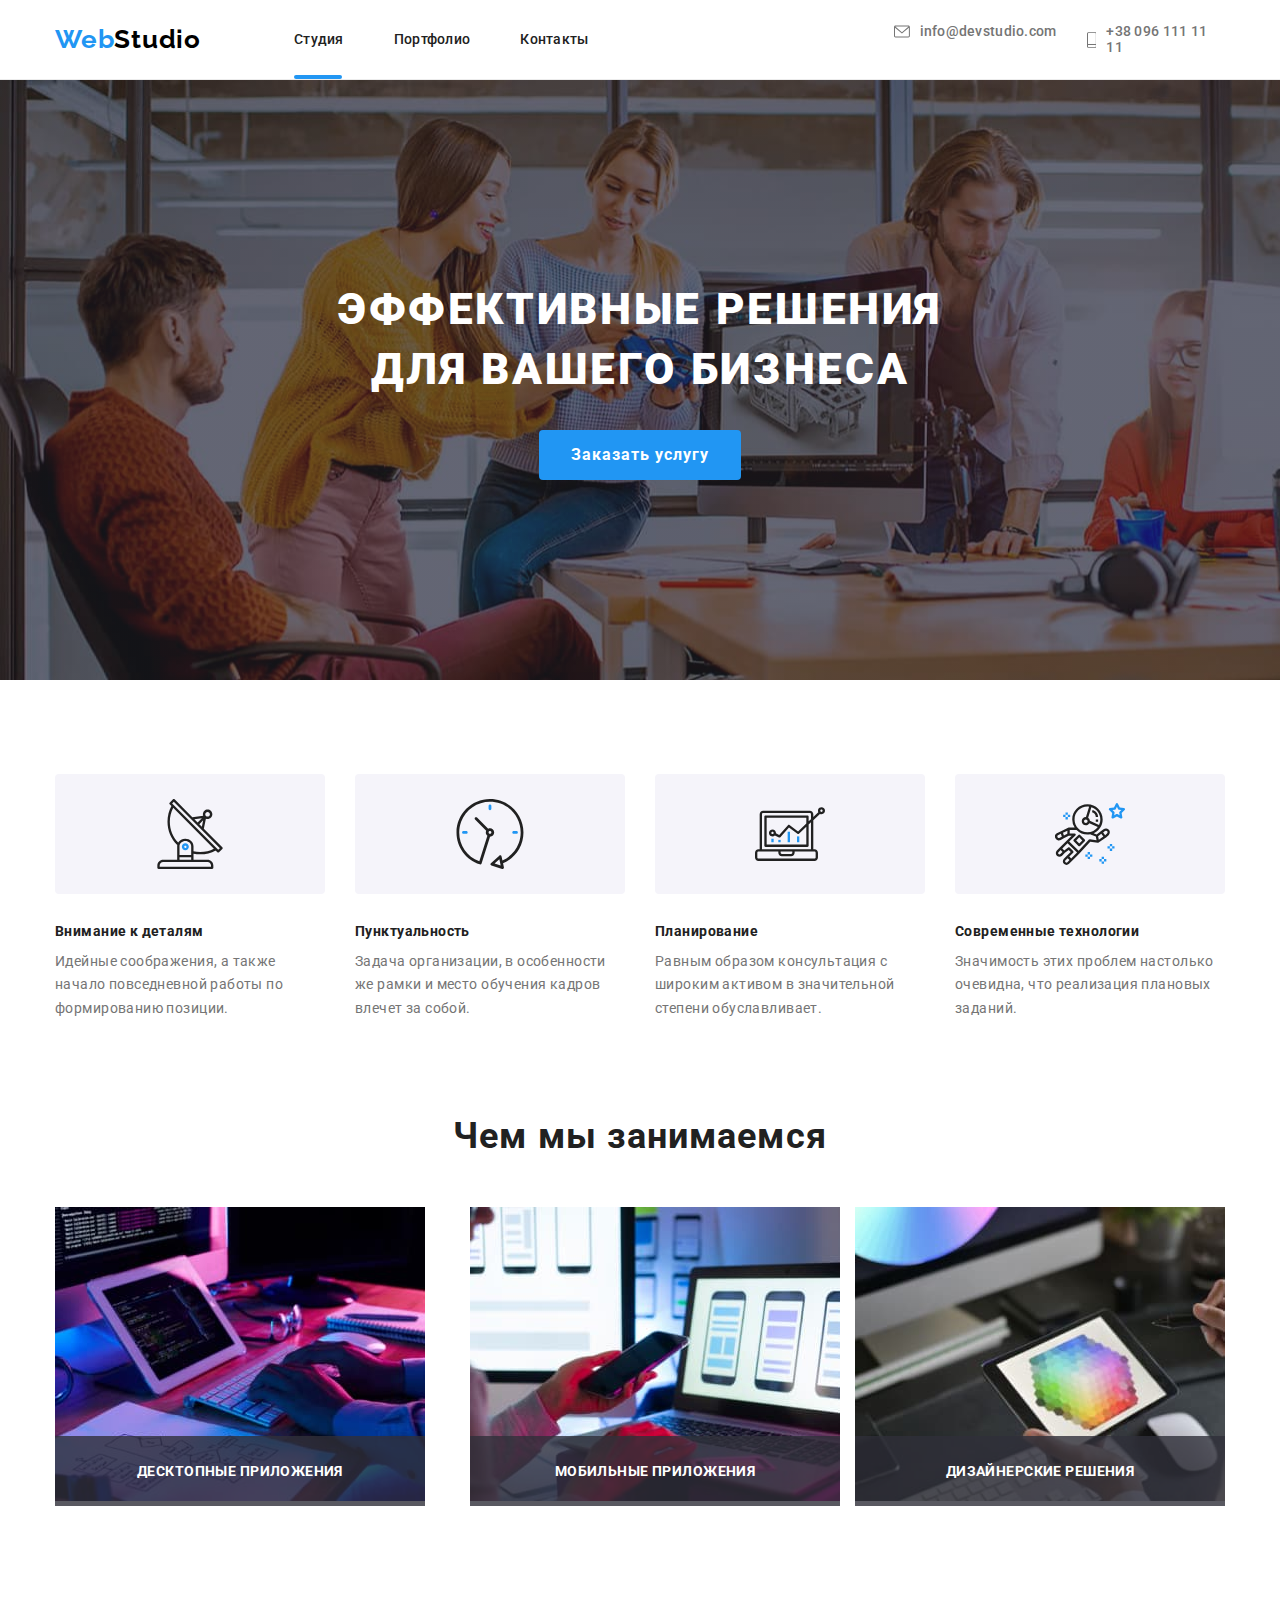
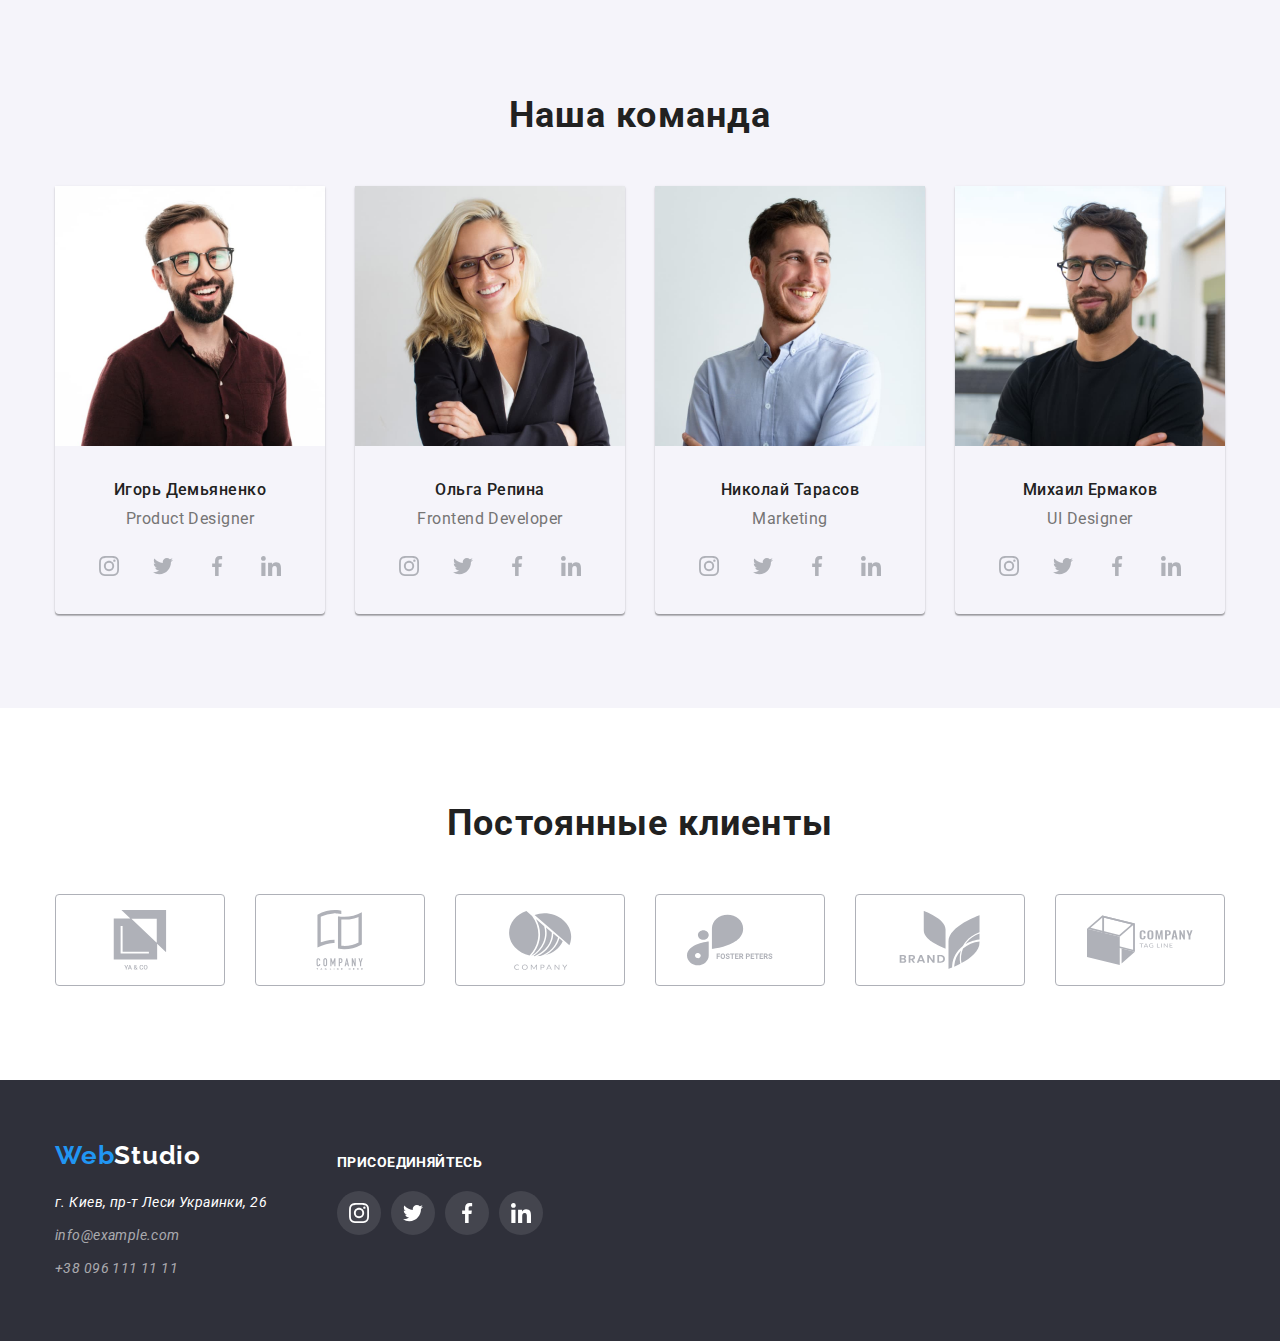
<file: index.html>
<!DOCTYPE html>
<html lang="ru">
  <head>
    <meta charset="UTF-8" />
    <meta http-equiv="X-UA-Compatible" content="IE=edge" />
    <meta name="viewport" content="width=device-width, initial-scale=1.0" />
    <title>Web-Studio</title>
    <link
      href="https://fonts.googleapis.com/css2?family=Raleway:wght@700&family=Roboto:wght@400;500;700;900&display=swap"
      rel="stylesheet"
    />
    <link
      rel="stylesheet"
      href="https://cdnjs.cloudflare.com/ajax/libs/modern-normalize/1.1.0/modern-normalize.min.css"
    />
    <link rel="stylesheet" href="./css/styles-index.css" />
  </head>
  <body>
    <header class="header-wraper">
      <div class="container header-container">
        <a class="logo" href="./index.html">
        <span class="logo-child">Web</span>Studio</a>
        <nav class="main-nav">
          <ul class="site-nav">
            <li class="site-nav-link">
              <a href="./index.html" class="link-nav line">Студия</a>
            </li>
            <li class="site-nav-link">
              <a href="./portfolio.html" class="link-nav">Портфолио</a>
            </li>
            <li class="site-nav-link">
              <a href="" class="link-nav">Контакты</a>
            </li>
          </ul>
        </nav>
          <ul class="site-nav-feedback">
            <li class="site-nav-link-feedback">
              <a href="mailto:info@devstudio.com" class="feedback-link"
                ><svg class="feedback-svg-mail">
                  <use href="./images/icons.svg#icon-mail" >
                  </use>
                </svg>
                info@devstudio.com</a>
              </li>
              <li class="site-nav-link-feedback">
              <a href="tel:+380961111111" class="feedback-link"
                > <svg class="feedback-svg-tel">
                  <use href="./images/icons.svg#icon-tel" >
                  </use>
                </svg>
                +38 096 111 11 11</a>
            </li>
          </ul>
      </div>
    </header>
    <main>
      <section class="hero">
        <div class="container">
          <h1 class="hero-name">ЭФФЕКТИВНЫЕ РЕШЕНИЯ ДЛЯ ВАШЕГО БИЗНЕСА</h1>
          <button type="button" data-modal-open>Заказать услугу</button>
        </div>
      </section>
      <div class="icons-list container">
        <div class="icon-block">
          <svg class="icon">
            <use href="./images/icons.svg#icon-antena"></use>
          </svg>
        </div>
        <div class="icon-block">
          <svg class="icon">
            <use href="./images/icons.svg#icon-clock"></use>
          </svg>
        </div>
        <div class="icon-block">
          <svg class="icon">
            <use href="./images/icons.svg#icon-computer"></use>
          </svg>
        </div>
        <div class="icon-block">
          <svg class="icon">
            <use href="./images/icons.svg#icon-astronaut"></use>
          </svg>
        </div>
      </div>
      <section>
        <div class="container">
          <ul class="title-block">
            <li class="title-text-item">
              <h2 class="title">Внимание к деталям</h2>
              <p class="title-text">
                Идейные соображения, а также начало повседневной работы по
                формированию позиции.
              </p>
            </li>
            <li class="title-text-item">
              <h2 class="title">Пунктуальность</h2>
              <p class="title-text">
                Задача организации, в особенности же рамки и место обучения
                кадров влечет за собой.
              </p>
            </li>
            <li class="title-text-item">
              <h2 class="title">Планирование</h2>
              <p class="title-text">
                Равным образом консультация с широким активом в значительной
                степени обуславливает.
              </p>
            </li>
            <li>
              <h2 class="title">Современные технологии</h2>
              <p class="title-text">
                Значимость этих проблем настолько очевидна, что реализация
                плановых заданий.
              </p>
            </li>
          </ul>
        </div>
      </section>
      <section class="section">
        <div class="container">
          <h2 class="description">Чем мы занимаемся</h2>
          <ul class="description-block">
            <li class="description-img">
              <div class="text-block"><img
                src="./images/computer-work.jpg"
                width="370"
                height="294"
                alt="computer work"
              />
              <p class="text-description">ДЕСКТОПНЫЕ ПРИЛОЖЕНИЯ</p>
            </div>
            </li>
            <div class="text-block">
              <li class="description-img">
                <img
                  src="./images/work-laptop.jpg"
                  width="370"
                  height="294"
                  alt="work on laptop"
                />
                <p class="text-description">МОБИЛЬНЫЕ ПРИЛОЖЕНИЯ</p>
              </li>
            </div>
            <li>
              <div class="text-block"><img
                src="./images/work-tablet.jpg"
                width="370"
                height="294"
                alt="work on tablet"
              />
              <p class="text-description">ДИЗАЙНЕРСКИЕ РЕШЕНИЯ</p>
            </div>
            </li>
          </ul>
        </div>
      </section>
      <section class="section-team">
        <div class="container">
          <h2 class="description">Наша команда</h2>
          <ul class="description-team">
            <li class="description-img-team">
              <img class="team-img"
                src="./images/product-designer.jpg"
                alt="Игорь Демьяненко"
                width="270"
                height="260"
              />
              <h3 class="name">Игорь Демьяненко</h3>
              <p class="job-title">Product Designer</p>
              <ul class="block-social">
                <li>
                  <a
                    class="block-social-icon"
                    href="https://instagram.com/"
                    target="_blank"
                  >
                    <svg width="20px" height="20px">
                      <use href="./images/icons.svg#icon-instagram"></use>
                    </svg>
                  </a>
                </li>
                <li>
                  <a
                    class="block-social-icon"
                    href="https://twitter.com/"
                    target="_blank"
                  >
                    <svg width="20px" height="20px">
                      <use href="./images/icons.svg#icon-twitter"></use>
                    </svg>
                  </a>
                </li>
                <li>
                  <a
                    class="block-social-icon"
                    href="https://facebook.com/"
                    target="_blank"
                  >
                    <svg width="20px" height="20px">
                      <use href="./images/icons.svg#icon-facebook"></use>
                    </svg>
                  </a>
                </li>
                <li>
                  <a
                    class="block-social-icon"
                    href="https://www.linkedin.com/"
                    target="_blank"
                  >
                    <svg width="20px" height="20px">
                      <use href="./images/icons.svg#icon-linkedin"></use>
                    </svg>
                  </a>
                </li>
              </ul>
            </li>
            <li class="description-img-team">
              <img class="team-img"
                src="./images/frontend-developer.jpg"
                alt="Ольга Репина"
                width="270"
                height="260"
              />
              <h3 class="name">Ольга Репина</h3>
              <p class="job-title">Frontend Developer</p>
              <ul class="block-social">
                <li>
                  <a
                    class="block-social-icon"
                    href="https://instagram.com/"
                    target="_blank"
                  >
                    <svg width="20px" height="20px">
                      <use href="./images/icons.svg#icon-instagram"></use>
                    </svg>
                  </a>
                </li>
                <li>
                  <a
                    class="block-social-icon"
                    href="https://twitter.com/"
                    target="_blank"
                  >
                    <svg width="20px" height="20px">
                      <use href="./images/icons.svg#icon-twitter"></use>
                    </svg>
                  </a>
                </li>
                <li>
                  <a
                    class="block-social-icon"
                    href="https://facebook.com/"
                    target="_blank"
                  >
                    <svg width="20px" height="20px">
                      <use href="./images/icons.svg#icon-facebook"></use>
                    </svg>
                  </a>
                </li>
                <li>
                  <a
                    class="block-social-icon"
                    href="https://www.linkedin.com/"
                    target="_blank"
                  >
                    <svg width="20px" height="20px">
                      <use href="./images/icons.svg#icon-linkedin"></use>
                    </svg>
                  </a>
                </li>
              </ul>
            </li>
            <li class="description-img-team">
              <img class="team-img"
                src="./images/marketing.jpg"
                alt="Николай Тарасов"
                width="270"
                height="260"
              />
              <h3 class="name">Николай Тарасов</h3>
              <p class="job-title">Marketing</p>
              <ul class="block-social">
                <li>
                  <a
                    class="block-social-icon"
                    href="https://instagram.com/"
                    target="_blank"
                  >
                    <svg width="20px" height="20px">
                      <use href="./images/icons.svg#icon-instagram"></use>
                    </svg>
                  </a>
                </li>
                <li>
                  <a
                    class="block-social-icon"
                    href="https://twitter.com/"
                    target="_blank"
                  >
                    <svg width="20px" height="20px">
                      <use href="./images/icons.svg#icon-twitter"></use>
                    </svg>
                  </a>
                </li>
                <li>
                  <a
                    class="block-social-icon"
                    href="https://facebook.com/"
                    target="_blank"
                  >
                    <svg width="20px" height="20px">
                      <use href="./images/icons.svg#icon-facebook"></use>
                    </svg>
                  </a>
                </li>
                <li>
                  <a
                    class="block-social-icon"
                    href="https://www.linkedin.com/"
                    target="_blank"
                  >
                    <svg width="20px" height="20px">
                      <use href="./images/icons.svg#icon-linkedin"></use>
                    </svg>
                  </a>
                </li>
              </ul>
            </li>
            <li class="description-img-team">
              <img class="team-img"
                src="./images/ui-designer.jpg"
                alt="Михаил Ермаков"
                width="270"
                height="260"
              />
              <h3 class="name">Михаил Ермаков</h3>
              <p class="job-title">UI Designer</p>
              <ul class="block-social">
                <li>
                  <a
                    class="block-social-icon"
                    href="https://instagram.com/"
                    target="_blank"
                  >
                    <svg width="20px" height="20px">
                      <use href="./images/icons.svg#icon-instagram"></use>
                    </svg>
                  </a>
                </li>
                <li>
                  <a
                    class="block-social-icon"
                    href="https://twitter.com/"
                    target="_blank"
                  >
                    <svg width="20px" height="20px">
                      <use href="./images/icons.svg#icon-twitter"></use>
                    </svg>
                  </a>
                </li>
                <li>
                  <a
                    class="block-social-icon"
                    href="https://facebook.com/"
                    target="_blank"
                  >
                    <svg width="20px" height="20px">
                      <use href="./images/icons.svg#icon-facebook"></use>
                    </svg>
                  </a>
                </li>
                <li>
                  <a
                    class="block-social-icon"
                    href="https://www.linkedin.com/"
                    target="_blank"
                  >
                    <svg width="20px" height="20px">
                      <use href="./images/icons.svg#icon-linkedin"></use>
                    </svg>
                  </a>
                </li>
              </ul>
            </li>
          </ul>
        </div>
      </section>
      <section class="section container">
        <h2 class="description">Постоянные клиенты</h2>
        <ul class="block-client-icon">
          <li class="block-client-icon-link">
            <a class="icon-link" href="http://google.com" target="_blank">
              <svg width="106" height="60">
                <use href="./images/icons.svg#icon-ya-co"></use>
              </svg>
            </a>
          </li>
          <li class="block-client-icon-link">
            <a class="icon-link" href="http://google.com" target="_blank">
              <svg width="106" height="60">
                <use href="./images/icons.svg#icon-tagline-here"></use>
              </svg>
            </a>
          </li>
          <li class="block-client-icon-link">
            <a class="icon-link" href="http://google.com" target="_blank">
              <svg width="106" height="60">
                <use href="./images/icons.svg#icon-company"></use>
              </svg>
            </a>
          </li>
          <li class="block-client-icon-link">
            <a class="icon-link" href="http://google.com" target="_blank">
              <svg width="106" height="60">
                <use href="./images/icons.svg#icon-foster-peters"></use>
              </svg>
            </a>
          </li>
          <li class="block-client-icon-link">
            <a class="icon-link" href="http://google.com" target="_blank">
              <svg width="106" height="60">
                <use href="./images/icons.svg#icon-brand"></use>
              </svg>
            </a>
          </li>
          <li class="block-client-icon-link">
            <a class="icon-link" href="http://google.com" target="_blank">
              <svg width="106" height="60">
                <use href="./images/icons.svg#icon-tag-line"></use>
              </svg>
            </a>
          </li>
        </ul>
      </section>
    </main>
    <footer class="adress">
      <div class="container flex-footer">
        <div>
          <a href="./index.html" class="adress-logo"
            ><span class="logo-child">Web</span>Studio</a
          >
          <address class="adress-flex">
            г. Киев, пр-т Леси Украинки, 26
            <a href="mailto:info@example.com" class="adress-link"
              >info@example.com</a
            >
            <a href="tel:+380961111111" class="adress-link"
              >+38 096 111 11 11</a
            >
          </address>
        </div>
        <ul class="contact-links">
          <h3 class="title-footer-link">ПРИСОЕДИНЯЙТЕСЬ</h3>
          <div class="social-icon-footer">
            <li class="icon-footer-link">
              <a
                class="icon-footer"
                href="https://instagram.com/"
                target="_blank"
              >
                <svg width="20px" height="20px">
                  <use href="./images/icons.svg#icon-instagram"></use>
                </svg>
              </a>
            </li>
            <li class="icon-footer-link">
              <a
                class="icon-footer"
                href="https://twitter.com/"
                target="_blank"
              >
                <svg width="20px" height="20px">
                  <use href="./images/icons.svg#icon-twitter"></use>
                </svg>
              </a>
            </li>
            <li class="icon-footer-link">
              <a
                class="icon-footer"
                href="https://facebook.com/"
                target="_blank"
              >
                <svg width="20px" height="20px">
                  <use href="./images/icons.svg#icon-facebook"></use>
                </svg>
              </a>
            </li>
            <li class="icon-footer-link">
              <a
                class="icon-footer"
                href="https://www.linkedin.com/"
                target="_blank"
              >
                <svg width="20px" height="20px">
                  <use href="./images/icons.svg#icon-linkedin"></use>
                </svg>
              </a>
            </li>
          </div>
        </ul>
      </div>
    </footer>
    <div class="backdrop is-hidden" data-modal>
      <div class="modal">
        <button class="close" data-modal-close>
          <svg class="icon-close">
            <use href="./images/icons.svg#icon-close"></use>
          </svg>
        </button>
      </div>
    </div>
    <script src="./modal.js"></script>
  </body>
</html>
</file>
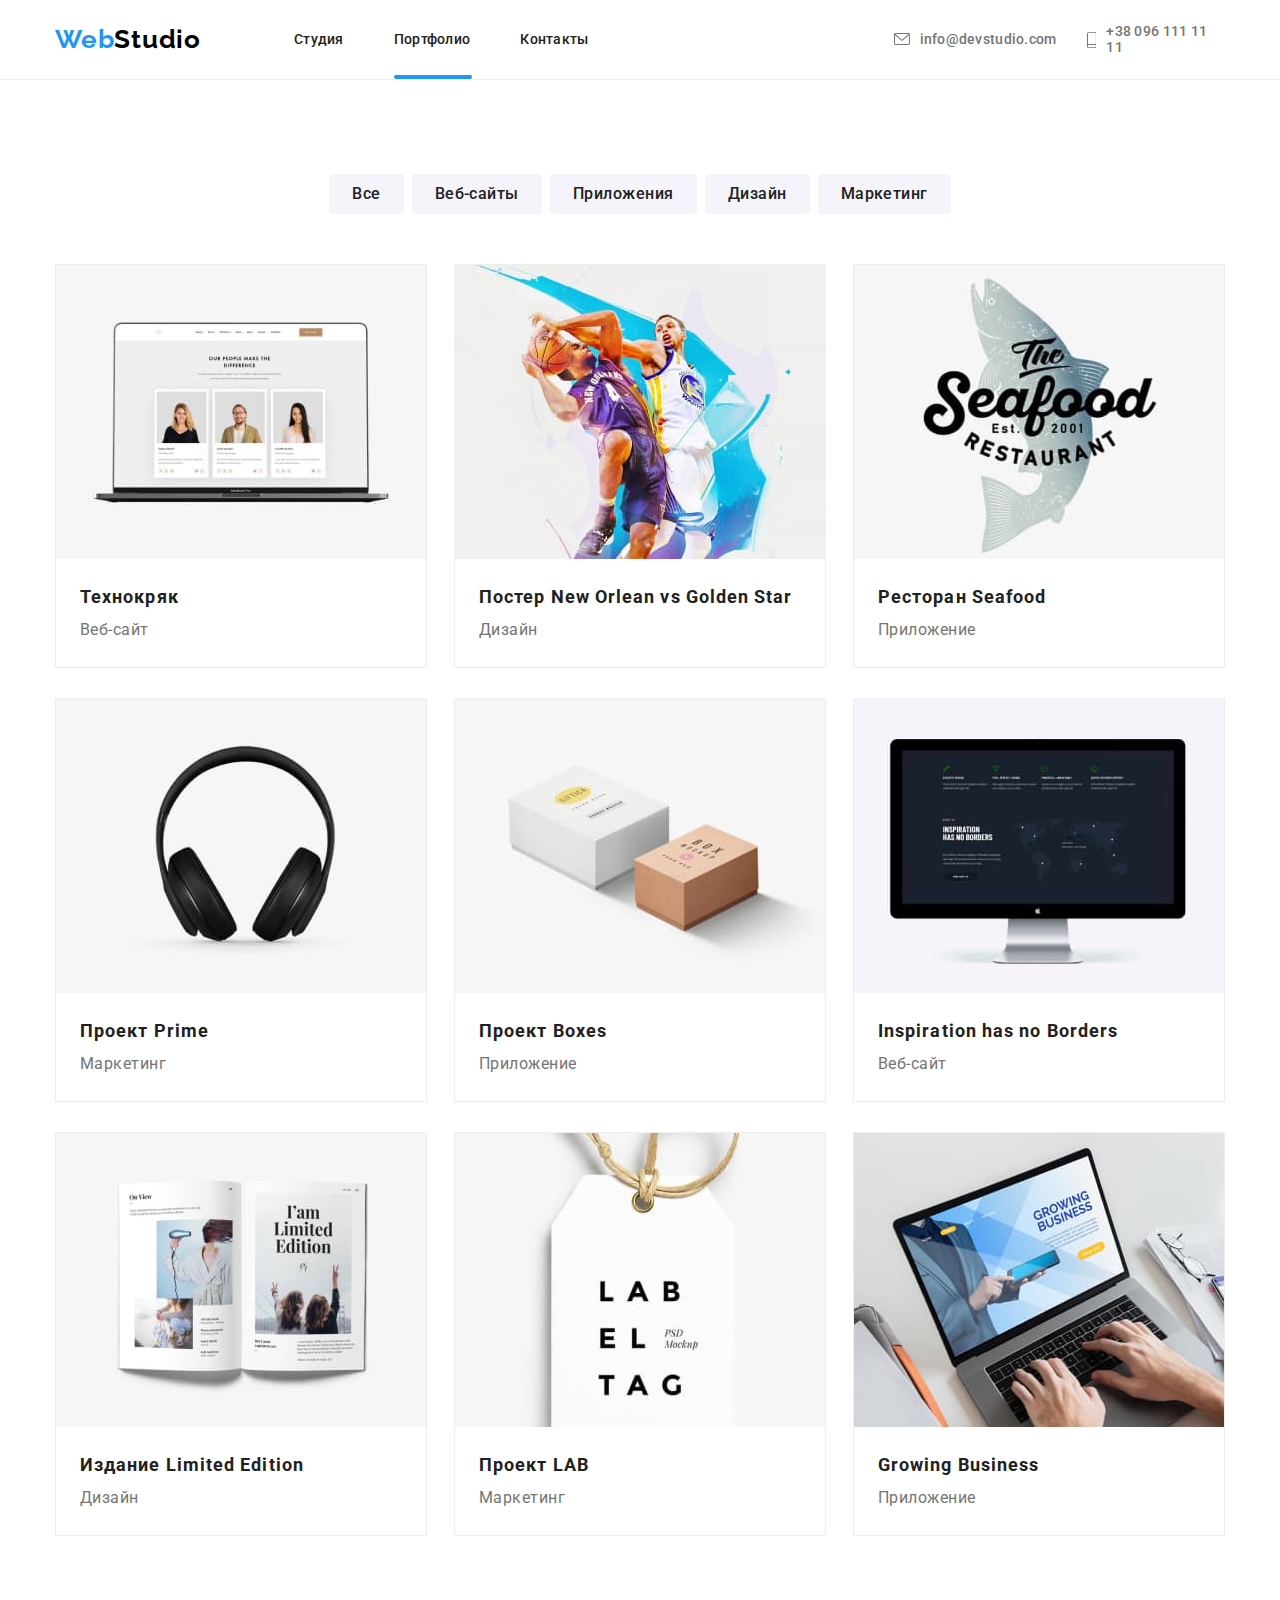
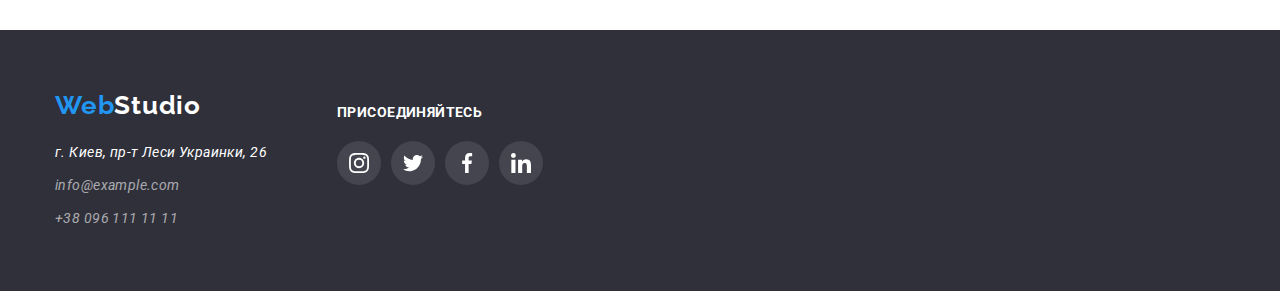
<file: portfolio.html>
<!DOCTYPE html>
<html lang="ru">
  <head>
    <meta charset="UTF-8" />
    <meta http-equiv="X-UA-Compatible" content="IE=edge" />
    <meta name="viewport" content="width=device-width, initial-scale=1.0" />
    <title>Портфолио</title>
    <link
      href="https://fonts.googleapis.com/css2?family=Raleway:wght@700&family=Roboto:wght@400;500;700;900&display=swap"
      rel="stylesheet"
    />
    <link
      rel="stylesheet"
      href="https://cdnjs.cloudflare.com/ajax/libs/modern-normalize/1.1.0/modern-normalize.min.css"
    />
    <link rel="stylesheet" href="./css/styles-portfolio.css" />
  </head>
  <body>
    <header class="header-wraper">
      <div class="container header-container">
        <a class="logo" href="./index.html">
        <span class="logo-child">Web</span>Studio</a>
        <nav class="main-nav">
          <ul class="site-nav">
            <li class="site-nav-link">
              <a href="./index.html" class="link-nav">Студия</a>
            </li>
            <li class="site-nav-link">
              <a href="./portfolio.html" class="link-nav line">Портфолио</a>
            </li>
            <li class="site-nav-link">
              <a href="" class="link-nav">Контакты</a>
            </li>
          </ul>
        </nav>
          <ul class="site-nav-feedback">
            <li class="site-nav-link-feedback">
              <a href="mailto:info@devstudio.com" class="feedback-link"
                ><svg width="16" height="12" class="feedback-svg">
                  <use href="./images/icons.svg#icon-mail" >
                  </use>
                </svg>
                info@devstudio.com</a>
              </li>
              <li class="site-nav-link-feedback">
              <a href="tel:+380961111111" class="feedback-link"
                > <svg width="10" height="16" class="feedback-svg">
                  <use href="./images/icons.svg#icon-tel" >
                  </use>
                </svg>
                +38 096 111 11 11</a>
            </li>
          </ul>
      </div>
    </header>
    <main class="container">
      <section class="section">
        <ul class="buttons">
          <li class="button-li">
            <button type="button">Все</button>
          </li>
          <li class="button-li">
            <button type="button">Веб-сайты</button>
          </li>
          <li class="button-li">
            <button type="button">Приложения</button>
          </li>
          <li class="button-li">
            <button type="button">Дизайн</button>
          </li>
          <li>
            <button type="button">Маркетинг</button>
          </li>
        </ul>
        <ul class="icon-list">
          <li class="icon-discription">
            <div class="card-img">
              <img
              src="./images/technocrack.jpg"
              alt="website on laptop"
              width="370"
              height="294"
            />
            <p class="icon-text">Ресурс предлагает комплексные предложения с разным уровнем функционала и сервисов. Все это позволит посетителю получить исчерпывающие сведения о компании или частном лице.</p>
            </div>
            
            <div class="discription-block">
              <h2 class="name">Технокряк</h2>
              <p class="discription">Веб-сайт</p>
            </div>
          </li>
          <li class="icon-discription">
            <div class="card-img">
              <img
              src="./images/poster-new-orlean-vs-golden-star.jpg"
              alt="boys playing basketball"
              width="370"
              height="294"
            />
            <p class="icon-text">Ресурс предлагает комплексные предложения с разным уровнем функционала и сервисов. Все это позволит посетителю получить исчерпывающие сведения о компании или частном лице.</p>
            </div>
            <div class="discription-block">
              <h2 class="name">Постер New Orlean vs Golden Star</h2>
              <p class="discription">Дизайн</p>
            </div>
          </li>
          <li class="icon-discription">
            <div class="card-img">
              <img
              src="./images/restoraunt-seafood.jpg"
              alt="logo Seafood"
              width="370"
              height="294"
            />
            <p class="icon-text">Ресурс предлагает комплексные предложения с разным уровнем функционала и сервисов. Все это позволит посетителю получить исчерпывающие сведения о компании или частном лице.</p>
            </div>
            <div class="discription-block">
              <h2 class="name">Ресторан Seafood</h2>
              <p class="discription">Приложение</p>
            </div>
          </li>
          <li class="icon-discription">
            <div class="card-img">
              <img
              src="./images/project-prime.jpg"
              alt="headphones"
              width="370"
              height="294"
            />
            <p class="icon-text">Ресурс предлагает комплексные предложения с разным уровнем функционала и сервисов. Все это позволит посетителю получить исчерпывающие сведения о компании или частном лице.</p>
            </div>
            <div class="discription-block">
              <h2 class="name">Проект Prime</h2>
              <p class="discription">Маркетинг</p>
            </div>
          </li>
          <li class="icon-discription">
            <div class="card-img">
              <img
              src="./images/project-boxes.jpg"
              alt="two boxes"
              width="370"
              height="294"
            />
            <p class="icon-text">Ресурс предлагает комплексные предложения с разным уровнем функционала и сервисов. Все это позволит посетителю получить исчерпывающие сведения о компании или частном лице.</p>
            </div>
            <div class="discription-block">
              <h2 class="name">Проект Boxes</h2>
              <p class="discription">Приложение</p>
            </div>
          </li>
          <li class="icon-discription">
            <div class="card-img"> <img
              src="./images/inspiration-has-no-borders.jpg"
              alt="website on monitor"
              width="370"
              height="294"
            />
            <p class="icon-text">Ресурс предлагает комплексные предложения с разным уровнем функционала и сервисов. Все это позволит посетителю получить исчерпывающие сведения о компании или частном лице.</p>
            </div>
            <div class="discription-block">
              <h2 class="name">Inspiration has no Borders</h2>
              <p class="discription">Веб-сайт</p>
            </div>
          </li>
          <li class="icon-discription last">
            <div class="card-img"><img
              src="./images/edition-limited-edition.jpg"
              alt="journal"
              width="370"
              height="294"
            />
            <p class="icon-text">Ресурс предлагает комплексные предложения с разным уровнем функционала и сервисов. Все это позволит посетителю получить исчерпывающие сведения о компании или частном лице.</p>
            </div>
            <div class="discription-block">
              <h2 class="name">Издание Limited Edition</h2>
              <p class="discription">Дизайн</p>
            </div>
          </li>
          <li class="icon-discription last">
            <div class="card-img"><img
              src="./images/project-lab.jpg"
              alt="name label"
              width="370"
              height="294"
            />
            <p class="icon-text">Ресурс предлагает комплексные предложения с разным уровнем функционала и сервисов. Все это позволит посетителю получить исчерпывающие сведения о компании или частном лице.</p>
            </div>
            <div class="discription-block">
              <h2 class="name">Проект LAB</h2>
              <p class="discription">Маркетинг</p>
            </div>
          </li>
          <li class="icon-discription last">
            <div class="card-img">
              <img
              src="./images/growing-business.jpg"
              alt="typing on a laptop"
              width="370"
              height="294"
            />
            <p class="icon-text">Ресурс предлагает комплексные предложения с разным уровнем функционала и сервисов. Все это позволит посетителю получить исчерпывающие сведения о компании или частном лице.</p>
            </div>
            <div class="discription-block">
              <h2 class="name">Growing Business</h2>
              <p class="discription">Приложение</p>
            </div>
          </li>
        </ul>
      </section>
    </main>
    <footer class="adress">
      <div class="container flex-footer">
        <div>
          <a href="./index.html" class="adress-logo"
            ><span class="logo-child">Web</span>Studio</a
          >
          <address class="adress-flex">
            г. Киев, пр-т Леси Украинки, 26
            <a href="mailto:info@example.com" class="adress-link"
              >info@example.com</a
            >
            <a href="tel:+380961111111" class="adress-link"
              >+38 096 111 11 11</a
            >
          </address>
        </div>
        <ul class="contact-links">
          <h3 class="title-footer-link">ПРИСОЕДИНЯЙТЕСЬ</h3>
          <div class="social-icon-footer">
            <li class="icon-footer-link">
              <a
                class="icon-footer"
                href="https://instagram.com/"
                target="_blank"
              >
                <svg width="20px" height="20px">
                  <use href="./images/icons.svg#icon-instagram"></use>
                </svg>
              </a>
            </li>
            <li class="icon-footer-link">
              <a
                class="icon-footer"
                href="https://twitter.com/"
                target="_blank"
              >
                <svg width="20px" height="20px">
                  <use href="./images/icons.svg#icon-twitter"></use>
                </svg>
              </a>
            </li>
            <li class="icon-footer-link">
              <a
                class="icon-footer"
                href="https://facebook.com/"
                target="_blank"
              >
                <svg width="20px" height="20px">
                  <use href="./images/icons.svg#icon-facebook"></use>
                </svg>
              </a>
            </li>
            <li class="icon-footer-link">
              <a
                class="icon-footer"
                href="https://www.linkedin.com/"
                target="_blank"
              >
                <svg width="20px" height="20px">
                  <use href="./images/icons.svg#icon-linkedin"></use>
                </svg>
              </a>
            </li>
          </div>
        </ul>
      </div>
    </footer>
  </body>
</html>
</file>
<file: css/styles-index.css>
h2, h3, p {
  margin: 0;
}


body {
  background-color: #ffffff;
  font-family: 'Roboto', sans-serif;
  color: #212121;
 
}

.container {
  width: 1200px;
  margin: 0px auto;
  padding-left: 15px;
  padding-right: 15px;
}

/* Header */


a:hover, a:focus {
  fill: #2196f3; 
  color: #2196f3;
  transition-duration: 250ms ;
  transition-timing-function: cubic-bezier(0.4, 0, 0.2, 1);
}

.logo:hover{
  color: #000000; 
}

.adress-logo:hover{
  color: #ffffff;
}


.header-wraper {
  display: flex;
  justify-content: center;
  align-content: center;
  height: 80px;
  border-bottom: 1px solid #ececec;
  min-width: 1200px;
  max-width: 1600px;
  margin: 0 auto;
  position: relative;
}

.header-container{
  display: flex;
  align-items: center;
  margin: 32px auto;
}

.main-nav {
  display: flex;
  align-items: center;
  justify-content: space-between;

}

.logo {
  font-family: 'Raleway';
  font-weight: 700;
  font-size: 26px;
  line-height: 1.19;
  letter-spacing: 0.03em;
  color: #000000;
  text-decoration: none;
  margin-right: 93px;
}

.logo-child {
  color: #2196f3;
}

 .link-nav {
  font-weight: 500;
  font-size: 14px;
  line-height: 1.14;
  letter-spacing: 0.02em;
  list-style-type: none;
}

.line::after {
  content: "";
  position: absolute;
  bottom: 0;
  display: block;
  height: 4px;
  width: 48px;
  background: #2196f3;
  border-radius: 2px;
}


.site-nav {
  display: flex;
  justify-content: space-between;
  align-items: center;
  margin: 0 305px 0 0;
  padding: 0;
}

 .site-nav-link {
  margin-right: 50px;
}

.site-nav .site-nav-link:last-child {
  margin-right: 0px;
}

.link-nav {
  color: #212121;
  text-decoration: none;
}

.site-nav-feedback {
  display: flex;
  justify-content: space-between;
  padding: 0;
  margin: 0;
}

.site-nav-link-feedback {
  margin-right: 30px;
}

.site-nav-link-feedback:last-child {
  margin: 0;
}

.feedback-link {
  display: flex;
  align-items: center;
  font-weight: 500;
  font-size: 14px;
  line-height: 1.14;
  letter-spacing: 0.02em;
  color: #757575;
  fill: #757575;
  text-decoration: none;
}

.feedback-svg-mail {
  margin-right: 10px;
  width: 16px;
  height: 13px;
}

.feedback-svg-tel {
  margin-right: 10px;
  width: 10px;
  height: 16px;
}

/* Main */

.hero {
  background-image:linear-gradient( to right,
  rgba(47, 48, 58, 0.4),
  rgba(47, 48, 58, 0.4)),
     url(../images/hero.jpg);
     background-size: cover;
  background-color: #2f303a;
  display: flex;
  flex-wrap: wrap;
  text-align: center;
  justify-content: center;
  padding-top: 200px;
  padding-bottom: 200px;
  margin-bottom: 94px;
  min-width: 1200px;
  max-width: 1600px;
  margin: 0 auto 94px ;
}

.hero-name {
  font-weight: 900;
font-size: 44px;
line-height: 1.36;
letter-spacing: 0.06em;
color: #ffffff;
margin: 0px auto 30px auto;
width: 696px;
padding: 0px;
;

}

button {
  font-weight: 700;
font-size: 16px;
line-height: 1.87;
letter-spacing: 0.06em;
background-color: #2196f3;
color: #ffffff;
cursor: pointer;
border-radius: 4px;
border: none;
padding: 10px 32px;
}

.icons-list {
  display: flex;
  justify-content: space-between;
  min-width: 1200px;
  margin-bottom: 30px;
  }
  
  .icon-block {
    display: flex;
    width: 270px;
    height: 120px;
    border: none;
    background: #F5F4FA;
    border-radius: 4px;
    text-align: center;
    padding: 0;
    margin: 0;
    justify-content: center;
    align-items: center;
  }
  
  .icon {
    width: 70px;
    height: 70px;
  }

button:hover, button:focus {
  color: #2196f3;
  background-color: #ffffff;
  transition-duration: 250ms ;
  transition-timing-function: cubic-bezier(0.4, 0, 0.2, 1);
}

li {
  list-style-type: none;
}

.section {
  padding-top: 94px;
  padding-bottom: 94px;
  min-width: 1200px;
}


.title {
  font-weight: 700;
font-size: 14px;
line-height: 1.14;
letter-spacing: 0.03em;
margin-bottom: 10px;
}

.title-text {
  font-weight: 400;
font-size: 14px;
line-height: 1.71;
letter-spacing: 0.03em;
color: #757575;
width: 270px;

}

.title-text-item {
  margin-right: 30px;
}

.title-block {
  display: flex;
  justify-content: space-between;
  width: 1170px;
  margin: 0px;
  padding: 0px;
}


.description {
  font-weight: 700;
font-size: 36px;
line-height: 1.17;
letter-spacing: 0.03em;
text-align: center;
margin-bottom: 50px;
}

.description-block {
  display: flex;
  margin: 0;
  justify-content: space-between;
  padding: 0px;
}

.description-img {
margin-right: 30px;
}

.text-block {
  position: relative;
}

.text-description {
  font-weight: 700;
font-size: 14px;
line-height: 16px;
text-align: center;
letter-spacing: 0.03em;
color: #ffffff;
padding-top: 27px;
background: rgba(47, 48, 58, 0.8);
width: 370px;
height: 70px;
position: absolute;
bottom: 0%;
}


.description-img-team {
  padding: 0px;
  margin-right: 30px;
  box-shadow: 0px 1px 3px rgba(0, 0, 0, 0.12), 0px 1px 1px rgba(0, 0, 0, 0.14), 0px 2px 1px rgba(0, 0, 0, 0.2);
border-radius: 0px 0px 4px 4px;
height: 428px;
}

.description-team {
  margin: 0;
  padding: 0px;
  display: flex;
  justify-content: space-between;
  text-align: center;
}

.description-img:last-child {
  margin: 0;
}


.section-team {
  background-color: #f5f4fa;
  padding-bottom: 94px;
  padding-top: 94px;
  min-width: 1200px;
  max-width: 1600px;
  margin: 0 auto;
}

.team-img {
  margin-bottom: 30px;
}

.name {
  font-weight: 500;
font-size: 16px;
line-height: 1.19;
letter-spacing: 0.03em;
margin-bottom: 10px;
}

.job-title {
  font-weight: 400;
font-size: 16px;
line-height: 1.19;
letter-spacing: 0.03em;
color: #757575;
margin-bottom: 16px;
}

.block-social {
  display: flex;
  justify-content: space-between;
  margin: 0 32px;
  padding: 0;
}

.block-social-icon {
  margin: 0;
  padding: 0;
  border-radius: 50%;
  display: flex;
  justify-content: center;
  align-items: center;
  width: 44px;
  height: 44px;
  fill: #afb1b8;
}


.block-social-icon:hover{
  background-color: #2196f3;
  fill: #ffffff;
  transition-duration: 250ms ;
  transition-timing-function: cubic-bezier(0.4, 0, 0.2, 1);
}

.icon-link{
  display: flex;
  justify-content: center;
  align-items: center;
  border: 1px solid #AFB1B8;
border-radius: 4px;
fill: #AFB1B8;
width: 170px;
height: 92px;
margin: 0;
}

.block-client-icon {
  display: flex;
  justify-content: space-between;
  margin: 0;
  padding: 0;
}

.block-client-icon-link {
  margin-right: 30px;
  padding: 0;
}

.block-client-icon-link:last-child {
  margin: 0;
}

.icon-link:hover{
  border-color: #2196f3;
  fill: #2196f3;
  transition-duration: 250ms ;
  transition-timing-function: cubic-bezier(0.4, 0, 0.2, 1);
}


/* Footer */

.adress {
  font-weight: 400;
font-size: 14px;
line-height: 1.71;
letter-spacing: 0.03em;
color: #ffffff;
background-color: #2f303a;
padding-bottom: 60px;
min-width: 1200px;
max-width: 1600px;
margin: 0 auto;
}

.adress-logo {
  font-family: 'Raleway';
  font-weight: 700;
  font-size: 26px;
  line-height: 1.19;
  letter-spacing: 0.03em;
  color: #ffffff;
  text-decoration: none;
  display: block;
  padding-top: 60px;
}

.adress-link {
  color: rgba(255, 255, 255, 0.6);
  text-decoration: none;
  margin-top: 9px;
}


.adress-flex {
  display: flex;
  flex-direction: column;
  margin-top: 20px;
}


.flex-footer{
  display: flex;
}

.contact-links {
  padding-top: 75px;
  padding-left: 70px;
  margin: 0;
  
}

.title-footer-link{
  font-weight: 700;
font-size: 14px;
line-height: 1.14;
letter-spacing: 0.03em;
margin-bottom: 20px;
}

.social-icon-footer {
  display: flex;
  justify-content: space-between;
}

.icon-footer-link {
  margin-right: 10px;
}

.icon-footer-link:last-child{
  margin: 0;
}

.icon-footer {
  display: flex;
  justify-content: center;
  align-items: center;
  width: 44px;
  height: 44px;
  border-radius: 50%;
  fill: #ffffff;
  background-color: rgba(255, 255, 255, 0.1);
}

.icon-footer:hover {
  background-color: #2196f3;
  fill: #ffffff;
  transition-duration: 250ms ;
  transition-timing-function: cubic-bezier(0.4, 0, 0.2, 1);
}

.backdrop {
  position: fixed;
  top: 0;
  left: 0;
  width: 100%;
  height: 100%;
  background: rgba(0, 0, 0, 0.2);
  transition: 250ms cubic-bezier(0.4, 0, 0.2, 1);
}

.backdrop.is-hidden {
  opacity: 0;
  visibility: hidden;
  pointer-events: none;
  scale: 4;
}


.close {
  position: relative;
  margin: 8px 8px 0 0;
  padding: 0;
  width: 30px;
  height: 30px;
  background: #ffffff;
  border-radius: 50%;
}

.icon-close {
  position: absolute;
  left: 50%;
  top: 50%;
  transform: translate(-50%, -50%);
  width: 30px;
  height: 30px;
}

.modal {
  display: flex;
justify-content: end;
position: absolute;
top: 50%;
left: 50%;
transform: translate(-50%, -50%);

min-width: 528px;
min-height: 581px;

background: #ffffff;
box-shadow: 0px 1px 3px rgba(0, 0, 0, 0.12), 0px 1px 1px rgba(0, 0, 0, 0.14), 0px 2px 1px rgba(0, 0, 0, 0.2);
border-radius: 4px;

}
</file>
<file: css/styles-portfolio.css>
body {
  background-color: #ffffff;
  font-family: 'Roboto', sans-serif;
  color: #212121;
}

h2, p {
  margin: 0;
}


.container {
  width: 1200px;
  min-width: 1200px;
  margin: 0px auto;
  padding-left: 15px;
  padding-right: 15px;
}

/* Header */

a:hover, a:focus {
  fill: #2196f3; 
  color: #2196f3;
  transition-duration: 250ms ;
  transition-timing-function: cubic-bezier(0.4, 0, 0.2, 1);
}

.logo:hover{
  color: #000000; 
}

.adress-logo:hover{
  color: #ffffff;
}


.header-wraper {
  display: flex;
  justify-content: center;
  align-content: center;
  height: 80px;
  border-bottom: 1px solid #ececec;
  min-width: 1200px;
  max-width: 1600px;
  margin: 0 auto;
  position: relative;
}

.header-container{
  display: flex;
  /* justify-content: space-between; */
  align-items: center;
  margin: 32px auto;
}

.main-nav {
  display: flex;
  align-items: center;
  justify-content: space-between;

}

.logo {
  font-family: 'Raleway';
  font-weight: 700;
  font-size: 26px;
  line-height: 1.19;
  letter-spacing: 0.03em;
  color: #000000;
  text-decoration: none;
  margin-right: 93px;
}

.logo-child {
  color: #2196f3;
}

 .link-nav {
  font-weight: 500;
  font-size: 14px;
  line-height: 1.14;
  letter-spacing: 0.02em;
  list-style-type: none;
}

.line::after {
  content: "";
  position: absolute;
  bottom: 0;
  display: block;
  height: 4px;
  width: 78px;
  background: #2196f3;
  border-radius: 2px;
}

.site-nav {
  display: flex;
  justify-content: space-between;
  align-items: center;
  margin: 0 305px 0 0;
  padding: 0;
}

.site-nav-feedback {
  display: flex;
  align-items: center;
  padding: 0;
  margin: 0;
}

 .site-nav-link {
  margin-right: 50px;
}


.site-nav .site-nav-link:last-child {
  margin-right: 0px;
}

.site-nav-link-feedback {
  margin-right: 30px;
}

.site-nav-link-feedback:last-child {
  margin: 0;
}


.link-nav {
  color: #212121;
  text-decoration: none;
}

.feedback-link {
  font-weight: 500;
  font-size: 14px;
  line-height: 1.14;
  letter-spacing: 0.02em;
  list-style-type: none;
  color: #757575;
  fill: #757575;
  text-decoration: none;
  display: flex;
  align-items: center;
}

.feedback-svg {
  margin-right: 10px;
}


/* main */

ul {
  list-style-type: none;
  margin: 0px;
  padding: 0px;
}

.buttons {
  display: flex;
  margin-bottom: 50px;
  justify-content: center;
}


button {
  font-weight: 500;
font-size: 16px;
line-height: 1.62;
letter-spacing: 0.03em;
color: #212121;
background-color: #f5f4fa;
cursor: pointer;
border-radius: 4px;
padding: 6px 22px;
border: 1px solid transparent;
text-align: center;
margin: 0px;
}

.button-li {
  margin-right: 8px;
}

button:hover, button:focus {
  background-color: #2196f3;
  color: #ffffff;
  transition-duration: 250ms ;
  transition-timing-function: cubic-bezier(0.4, 0, 0.2, 1);
  box-shadow: 0px 3px 1px rgba(0, 0, 0, 0.1), 0px 1px 2px rgba(0, 0, 0, 0.08), 0px 2px 2px rgba(0, 0, 0, 0.12);
}

.section  {
  padding-top: 94px;
  padding-bottom: 94px;
}

.name { 
font-weight: 700;
font-size: 18px;
line-height: 2;
letter-spacing: 0.06em;
}

.discription {
font-weight: 400;
font-size: 16px;
line-height: 1.87;
letter-spacing: 0.03em;
color: #757575;
display: inline-block;
}

.icon-discription {
  box-sizing: border-box;
  margin-bottom: 30px;
  border: 1px solid #EEEEEE;
  height: 404px;
}

.icon-discription:hover {
  box-shadow: 0px 1px 1px rgba(0, 0, 0, 0.12), 0px 4px 4px rgba(0, 0, 0, 0.06), 1px 4px 6px rgba(0, 0, 0, 0.16);
  transition-duration: 250ms ;
  transition-timing-function: cubic-bezier(0.4, 0, 0.2, 1);
}

.last {
margin-bottom: 0px;
}

.card-img {
  position: relative;
  overflow: hidden;
  width: 370px;
  height: 294px;
}


.icon-text {
  position: absolute;
  font-weight: 400;
  font-size: 18px;
  line-height: 28px;
  letter-spacing: 0.03em;
  padding: 63px 24px;
  width: 370px;
  height: 294px;
  color: #FFFFFF;
  background: rgba(33, 150, 243, 0.9);
  top: 100%;
  opacity: 0;
  pointer-events: none;
}

.icon-discription:hover .icon-text {
 opacity: 1;
 top: 0%;
 transition-duration: 250ms ;
 transition-timing-function: cubic-bezier(0.4, 0, 0.2, 1);
 pointer-events: inherit;
}

.discription-block {
  padding: 20px 24px;
  margin: 0;
}

.icon-list {
  display: flex;
  flex-wrap: wrap;
  justify-content: space-between;
  padding: 0px;
  }
  

/* Footer */

.adress {
  font-weight: 400;
font-size: 14px;
line-height: 1.71;
letter-spacing: 0.03em;
color: #ffffff;
background-color: #2f303a;
padding-bottom: 60px;
min-width: 1200px;
max-width: 1600px;
margin: 0 auto;
}

.adress-logo {
  font-family: 'Raleway';
  font-weight: 700;
  font-size: 26px;
  line-height: 1.19;
  letter-spacing: 0.03em;
  color: #ffffff;
  text-decoration: none;
  display: block;
  padding-top: 60px;
}

.adress-link {
  color: rgba(255, 255, 255, 0.6);
  text-decoration: none;
  margin-top: 9px;
}


.adress-flex {
  display: flex;
  flex-direction: column;
  margin-top: 20px;
}


.flex-footer{
  display: flex;
}

.contact-links {
  padding-top: 75px;
  padding-left: 70px;
  margin: 0;
  
}

.title-footer-link{
  font-weight: 700;
font-size: 14px;
line-height: 1.14;
letter-spacing: 0.03em;
margin:0 0 20px 0;
}

.social-icon-footer {
  display: flex;
  justify-content: space-between;
}

.icon-footer-link {
  margin-right: 10px;
}

.icon-footer-link:last-child{
  margin: 0;
}

.icon-footer {
  display: flex;
  justify-content: center;
  align-items: center;
  width: 44px;
  height: 44px;
  border-radius: 50%;
  fill: #ffffff;
  background-color: rgba(255, 255, 255, 0.1);
}

.icon-footer:hover {
  background-color: #2196f3;
  fill: #ffffff;
  transition-duration: 250ms ;
  transition-timing-function: cubic-bezier(0.4, 0, 0.2, 1);
}
</file>
